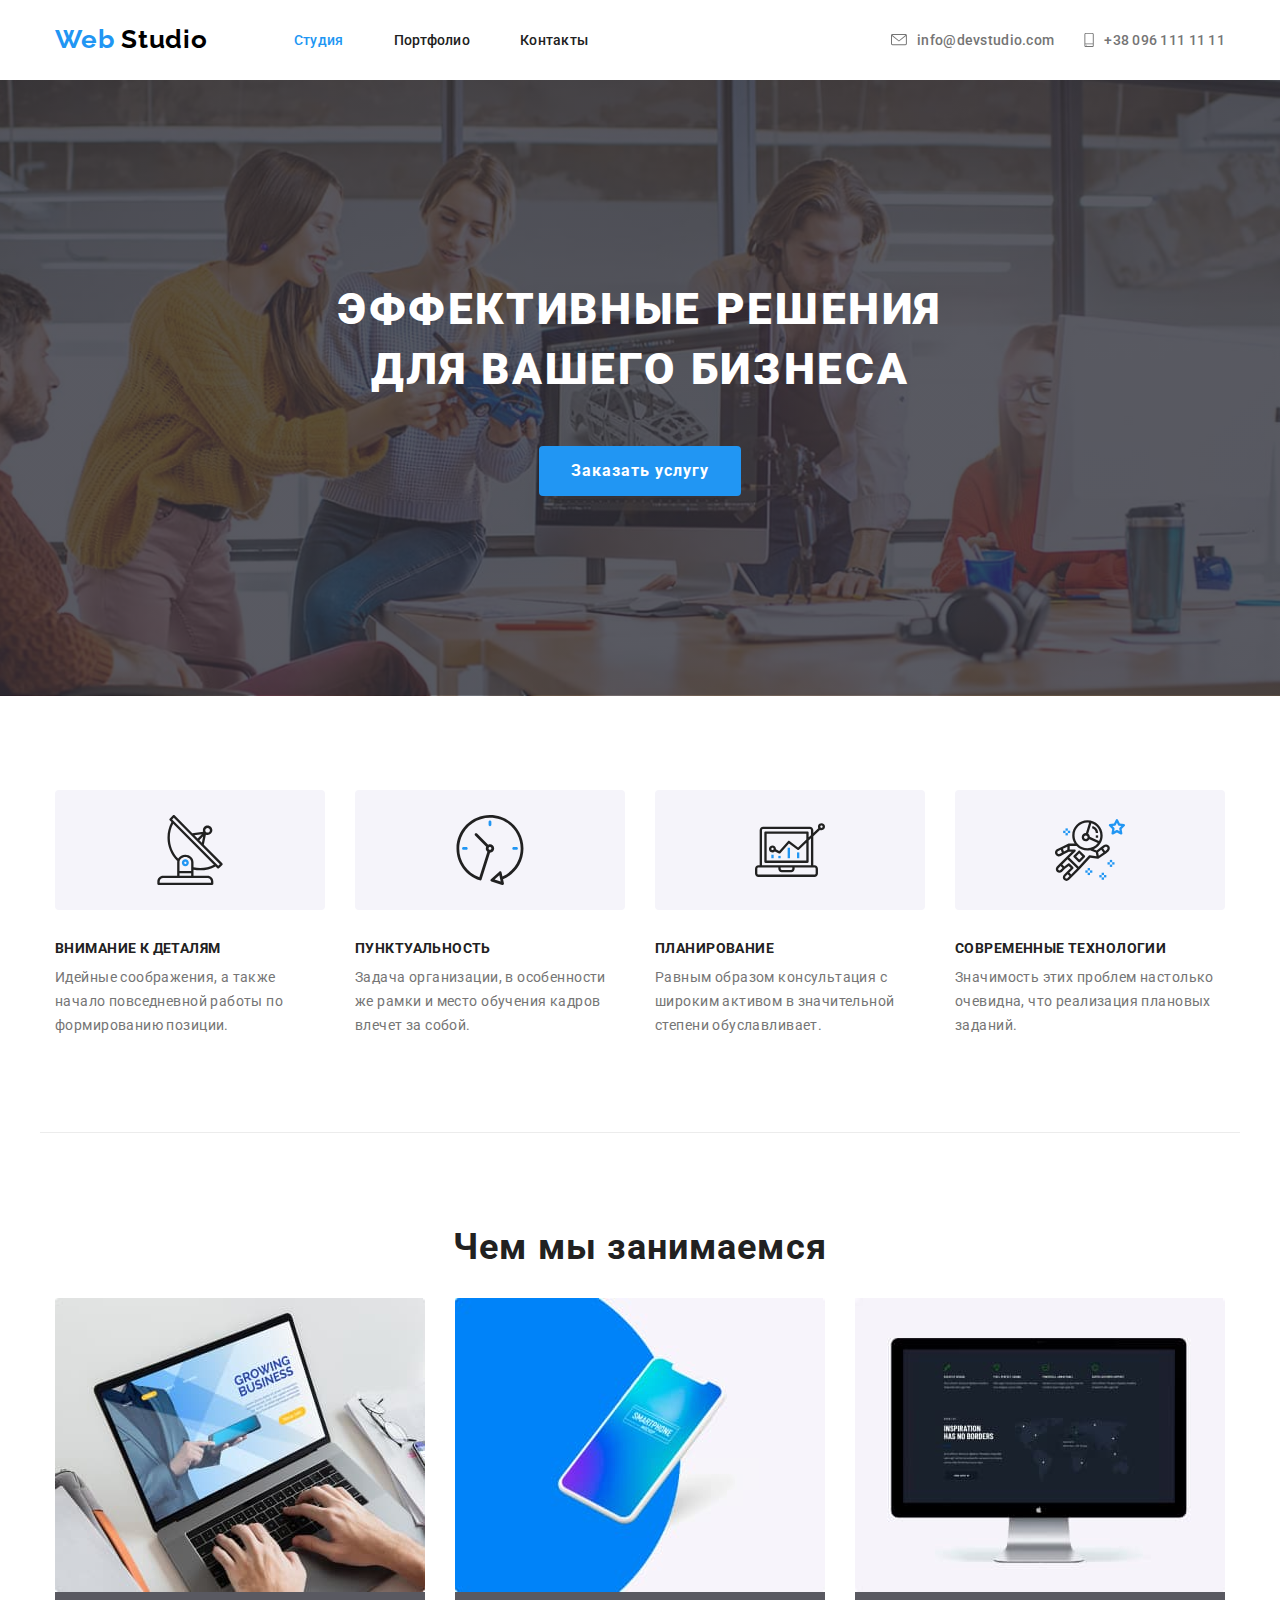
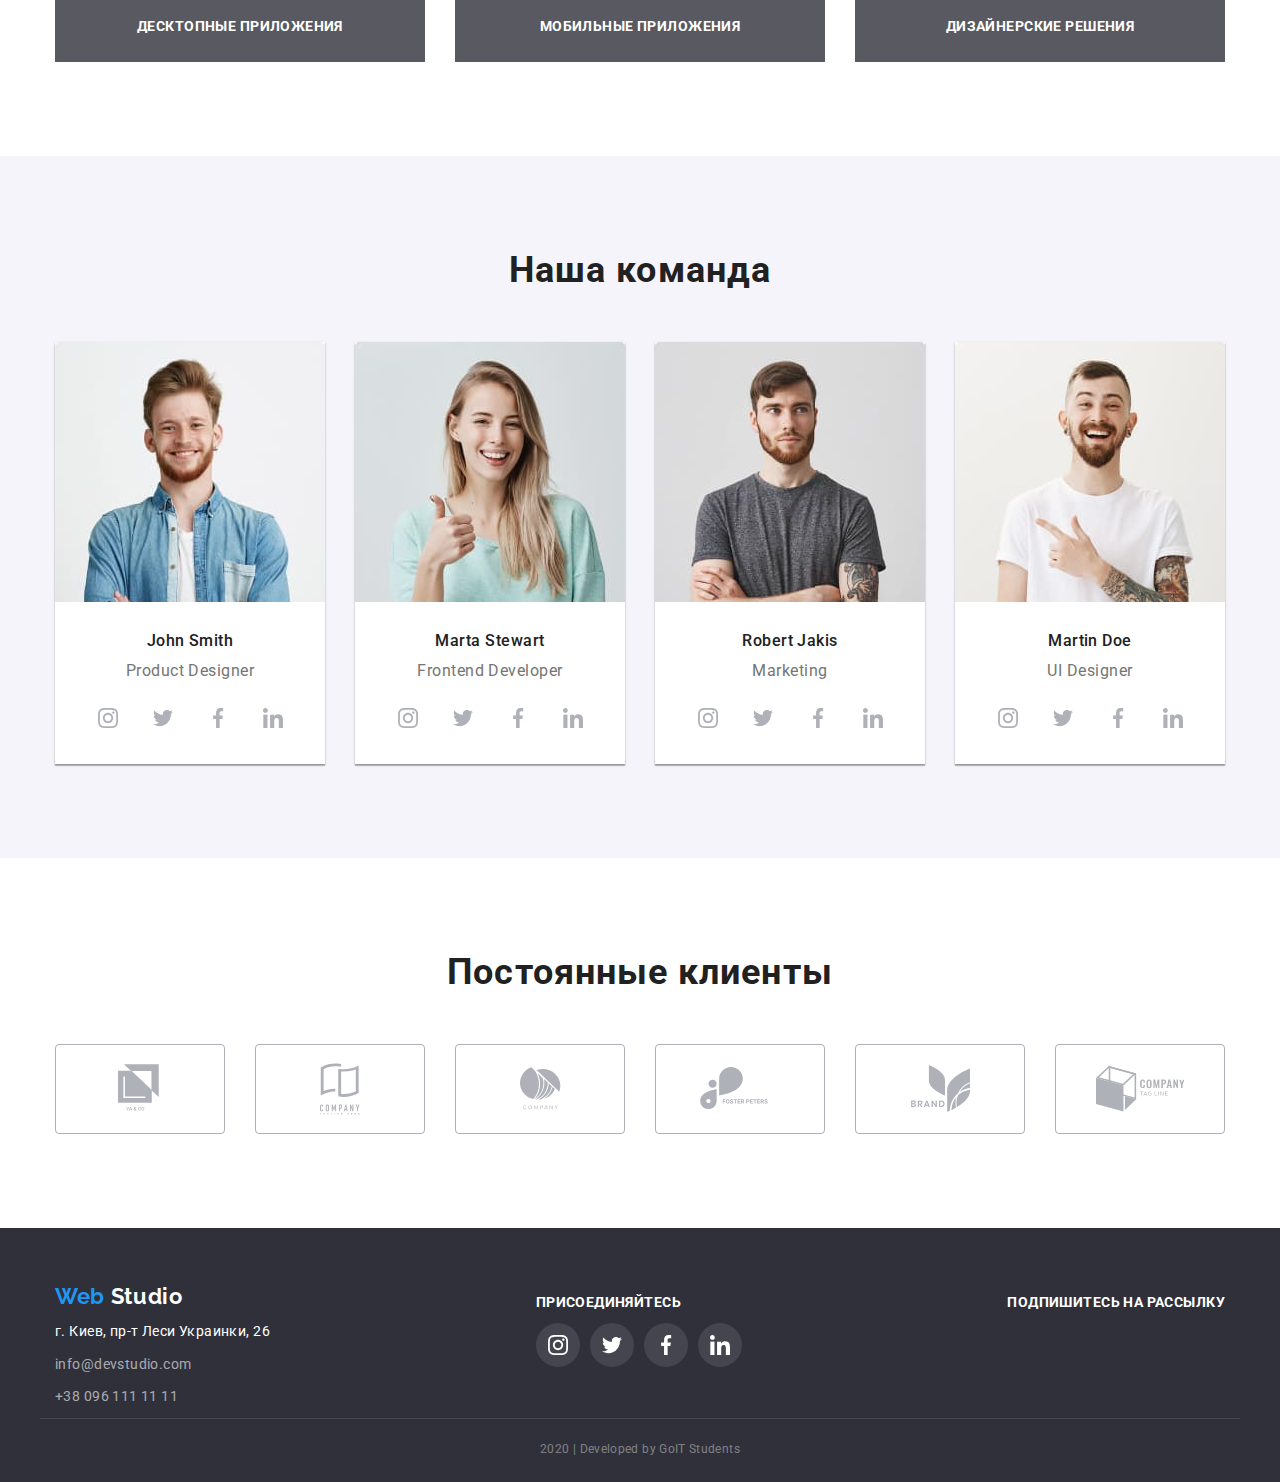
<file: index.html>
<!DOCTYPE html>
<html lang="ru">
  <head>
    <meta charset="UTF-8" />
    <meta name="viewport" content="width=device-width, initial-scale=1.0" />
    <title>Document</title>
    <link
      href="https://fonts.googleapis.com/css?family=Raleway:700|Roboto:400,500,700,900&display=swap"
      rel="stylesheet"
    />
    <link
      rel="stylesheet"
      href="https://cdnjs.cloudflare.com/ajax/libs/modern-normalize/0.6.0/modern-normalize.min.css"
    />
    <link rel="stylesheet" href="./css/style.css" />
  </head>
  <body>
    <header class="page-header">
      <div class="continer site-nav">
        <nav class="site-nav">
          <a href="" class="logo list"><span class="span">Web</span> Studio</a>
          <ul class="site-nav list">
            <li class="item">
              <a href="./index.html" class="link current list">Студия</a>
            </li>
            <li class="item">
              <a href="./portfolio.html" class="link list">Портфолио</a>
            </li>
            <li class="item"><a href="" class="link list">Контакты</a></li>
          </ul>
        </nav>
        <ul class="mail-nav mail list">
          <li class="item">
            
            <a href="mailto:info@devstudio.com" class="link-mail list"
              ><svg width="16px" height="12px" class="icon-mail">
                <use href="./imeges/symbol-defs.svg#icon-envelope"></use>
              </svg>info@devstudio.com</a
            >
          </li>
          <li class="item link-mail">
            
            <a href="tel:+380961111111" class="link-mail list"
              ><svg width="10px" height="14px" class="icon-mail">
                <use href="./imeges/symbol-defs.svg#icon-smartphone"></use>
              </svg>+38 096 111 11 11</a
            >
          </li>
        </ul>
      </div>
    </header>
    <main>
      <!--герой-->
      <section class="hero">
        <h1 class="title">
          эффективные решения<br />
          для вашего бизнеса
        </h1>
        <a href="" class="button list">Заказать услугу</a>
      </section>
      <!--особенности-->
      <section class="section-features continer">
        <h2 class="visually-hidden">особенности компании</h2>
        <ul class="list features-card">
          <li class="icon">
            <div class="icon-features">
              <svg width="70px" height="70px">
                <use href="./imeges/symbol-defs.svg#icon-antenna"></use>
              </svg>
            </div>
            <h3 class="subtitle">Внимание к деталям</h3>
            <p class="text">
              Идейные соображения, а также начало повседневной работы по
              формированию позиции.
            </p>
          </li>
          <li class="icon">
            <div class="icon-features">
              <svg width="70px" height="70px">
                <use href="./imeges/symbol-defs.svg#icon-clock"></use>
              </svg>
            </div>
            <h3 class="subtitle">Пунктуальность</h3>
            <p class="text">
              Задача организации, в особенности же рамки и место обучения кадров
              влечет за собой.
            </p>
          </li>
          <li class="icon">
            <div class="icon-features">
              <svg width="70px" height="70px">
                <use href="./imeges/symbol-defs.svg#icon-diagram"></use>
              </svg>
            </div>
            <h3 class="subtitle">Планирование</h3>
            <p class="text">
              Равным образом консультация с широким активом в значительной
              степени обуславливает.
            </p>
          </li>
          <li class="icon">
            <div class="icon-features">
              <svg width="70px" height="70px">
                <use href="./imeges/symbol-defs.svg#icon-astronaut"></use>
              </svg>
            </div>
            <h3 class="subtitle">Современные технологии</h3>
            <p class="text">
              Значимость этих проблем настолько очевидна, что реализация
              плановых заданий.
            </p>
          </li>
        </ul>
      </section>
      <!-- Чем мы занимаемся  -->
      <section class="section-work continer">
        <h2 class="title">Чем мы занимаемся</h2>
        <ul class="work-cards list">
          <li class="card">
            <img
              src="./imeges/notebook.jpg"
              alt="ноутбук из открытым сайтом"
              width="370"
            />
            <h3 class="desc">Десктопные приложения</h3>
          </li>
          <li class="card">
            <img src="./imeges/phone.jpg" alt="смартфон" width="370" />
            <h3 class="desc">Мобильные приложения</h3>
          </li>
          <li class="card">
            <img src="./imeges/desktop.jpg" alt="компютер" width="370" />
            <h3 class="desc">Дизайнерские решения</h3>
          </li>
        </ul>
      </section>
      <!--  Наша команда  -->
      <section class="section-team fone">
        <div class="continer">
          <h2 class="title">Наша команда</h2>
          <ul class="section-team-card list">
            <li class="card">
              <img src="./imeges/photo1.jpg" alt="фотографія" width="270" />
              <div class="team-color-card">
                <h3 class="autor">John Smith</h3>
                <p class="text">Product Designer</p>
                <ul class="social list">
                  <li>
                    <a
                      href=""
                      aria-label="иконка instagtam"
                      class="icon-instagram"
                    >
                      <svg width="20px"; height="20px";>
                        <use href="./imeges/symbol-defs.svg#icon-instagram"</use>
                      </svg>
                    </a>
                  </li>
                  <li>
                    <a
                      href=""
                      aria-label="иконка twitter"
                      class="icon-twitter"
                    ><svg width="20px" ; height="20px" ;>
                      <use href="./imeges/symbol-defs.svg#icon-twitter"</use>
                    </svg></a>
                  </li>
                  <li>
                    <a
                      href=""
                      aria-label="иконка facebook"
                      class="icon-facebook"
                    ><svg width="20px" ; height="20px" ;>
                      <use href="./imeges/symbol-defs.svg#icon-facebook" </use>
                    </svg></a>
                  </li>
                  <li>
                    <a
                      href=""
                      aria-label="иконка linkedin"
                      class="icon-linkedin"
                    ><svg width="20px" ; height="20px" ;>
                      <use href="./imeges/symbol-defs.svg#icon-linkedin" </use>
                    </svg></a>
                  </li>
                </ul>
              </div>
            </li>
            <li class="card">
              <img src="./imeges/photo2.jpg" alt="фотографія" width="270" />
              <div class="team-color-card">
                <h3 class="autor">Marta Stewart</h3>
                <p class="text">Frontend Developer</p>
                <ul class="social list">
                  <li>
                    <a href="" aria-label="иконка instagtam" class="icon-instagram">
                      <svg width="20px" ; height="20px" ;>
                        <use href="./imeges/symbol-defs.svg#icon-instagram" </use>
                      </svg>
                    </a>
                  </li>
                  <li>
                    <a href="" aria-label="иконка twitter" class="icon-twitter"><svg width="20px" ; height="20px" ;>
                        <use href="./imeges/symbol-defs.svg#icon-twitter" </use>
                      </svg></a>
                  </li>
                  <li>
                    <a href="" aria-label="иконка facebook" class="icon-facebook"><svg width="20px" ; height="20px" ;>
                        <use href="./imeges/symbol-defs.svg#icon-facebook" </use>
                      </svg></a>
                  </li>
                  <li>
                    <a href="" aria-label="иконка linkedin" class="icon-linkedin"><svg width="20px" ; height="20px" ;>
                        <use href="./imeges/symbol-defs.svg#icon-linkedin" </use>
                      </svg></a>
                  </li>
                </ul>
              </div>
            </li>
            <li class="card">
              <img src="./imeges/photo3.jpg" alt="фотографія" width="270" />
              <div class="team-color-card">
                <h3 class="autor">Robert Jakis</h3>
                <p class="text">Marketing</p>
                <ul class="social list">
                  <li>
                    <a href="" aria-label="иконка instagtam" class="icon-instagram">
                      <svg width="20px" ; height="20px" ;>
                        <use href="./imeges/symbol-defs.svg#icon-instagram" </use>
                      </svg>
                    </a>
                  </li>
                  <li>
                    <a href="" aria-label="иконка twitter" class="icon-twitter"><svg width="20px" ; height="20px" ;>
                        <use href="./imeges/symbol-defs.svg#icon-twitter" </use>
                      </svg></a>
                  </li>
                  <li>
                    <a href="" aria-label="иконка facebook" class="icon-facebook"><svg width="20px" ; height="20px" ;>
                        <use href="./imeges/symbol-defs.svg#icon-facebook" </use>
                      </svg></a>
                  </li>
                  <li>
                    <a href="" aria-label="иконка linkedin" class="icon-linkedin"><svg width="20px" ; height="20px" ;>
                        <use href="./imeges/symbol-defs.svg#icon-linkedin" </use>
                      </svg></a>
                  </li>
                </ul>
              </div>
            </li>
            <li class="card">
              <img src="./imeges/photo4.jpg" alt="фотографія" width="270" />
              <div class="team-color-card">
                <h3 class="autor">Martin Doe</h3>
                <p class="text">UI Designer</p>
                <ul class="social list">
                  <li>
                    <a href="" aria-label="иконка instagtam" class="icon-instagram">
                      <svg width="20px" ; height="20px" ;>
                        <use href="./imeges/symbol-defs.svg#icon-instagram" </use>
                      </svg>
                    </a>
                  </li>
                  <li>
                    <a href="" aria-label="иконка twitter" class="icon-twitter"><svg width="20px" ; height="20px" ;>
                        <use href="./imeges/symbol-defs.svg#icon-twitter" </use>
                      </svg></a>
                  </li>
                  <li>
                    <a href="" aria-label="иконка facebook" class="icon-facebook"><svg width="20px" ; height="20px" ;>
                        <use href="./imeges/symbol-defs.svg#icon-facebook" </use>
                      </svg></a>
                  </li>
                  <li>
                    <a href="" aria-label="иконка linkedin" class="icon-linkedin"><svg width="20px" ; height="20px" ;>
                        <use href="./imeges/symbol-defs.svg#icon-linkedin" </use>
                      </svg></a>
                  </li>
                </ul>
              </div>
            </li>
          </ul>
        </div>
      </section>
      <!--  партнери-->
      <section class="section-partners continer">
        <h2 class="title">Постоянные клиенты</h2>
        <ul class="section-partners-icon list">
          <li class="icon">
            <a href="" class="icon-logo">
              <svg  width="45" height="50">
              <use href="./imeges/symbol-defs.svg#icon-logo1"></use>
            </svg></a>
          </li>
          <li class="icon">
            <a href="" class="icon-logo">
              <svg width="40" height="52">
                <use href="./imeges/symbol-defs.svg#icon-logo2"></use>
              </svg></a>
          </li>
          <li class="icon">
            <a href="" class="icon-logo">
              <svg width="41" height="43">
                <use href="./imeges/symbol-defs.svg#icon-logo3"></use>
              </svg></a>
          </li>
          <li class="icon">
            <a href="" class="icon-logo">
              <svg width="83" height="43">
                <use href="./imeges/symbol-defs.svg#icon-logo4"></use>
              </svg></a>
          </li>
          <li class="icon">
            <a href="" class="icon-logo">
              <svg  width="59" height="47">
                <use href="./imeges/symbol-defs.svg#icon-logo5"></use>
              </svg></a>
          </li>
          <li class="icon">
            <a href="" class="icon-logo" >
              <svg  width="89" height="46">
                <use href="./imeges/symbol-defs.svg#icon-logo6"></use>
              </svg></a>              
          </li>          
        </ul>               
      </section>
    </main>

    <!--подвал-->
    <footer class="bg">
      <div class="continer footer-t">
        <address class="address list footer-list">
          <a href="" class="logo list footer logo-footer"
            ><span class="span">Web</span> Studio</a
          >
          <p class="text">г. Киев, пр-т Леси Украинки, 26</p>
          <a href="mailto:info@devstudio.com" class="mail list"
            >info@devstudio.com</a
          >
          <a href="tel:+380961111111" class="mail list">+38 096 111 11 11</a>
        </address>
        <div class="footer footer-list">
          <h2 class="title">присоединяйтесь</h2>
          <ul class="icon-footer-social list">
            <li class="social-footer">
              <a href="" aria-label="иконка instagtam" class="icon-footer">
                <svg width="20px" ; height="20px" ;>
                  <use href="./imeges/symbol-defs.svg#icon-instagram" </use>
                </svg>
              </a>
            </li>
            <li class="social-footer" >
              <a href="" aria-label="иконка instagtam" class="icon-footer">
                <svg width="20px" ; height="20px" ;>
                  <use href="./imeges/symbol-defs.svg#icon-twitter" </use>
                </svg>
              </a>
            </li>
            <li class="social-footer">
              <a href="" aria-label="иконка instagtam" class="icon-footer">
                <svg width="20px" ; height="20px" ;>
                  <use href="./imeges/symbol-defs.svg#icon-facebook" </use>
                </svg>
              </a>
            </li>
            <li class="social-footer">
              <a href="" aria-label="иконка instagtam" class="icon-footer">
                <svg width="20px" ; height="20px" ;>
                  <use href="./imeges/symbol-defs.svg#icon-linkedin" </use>
                </svg>
              </a>
            </li>
          </ul>
        </div>
        <div class="footer footer-list">
          <h2 class="title">Подпишитесь на рассылку</h2>
          <!-- <a href="" class="button list">Подписаться</a> -->
        </div>
      </div>
      <p class="continer copiraite">2020 | Developed by GoIT Students</p>
    </footer>
  </body>
</html>
</file>
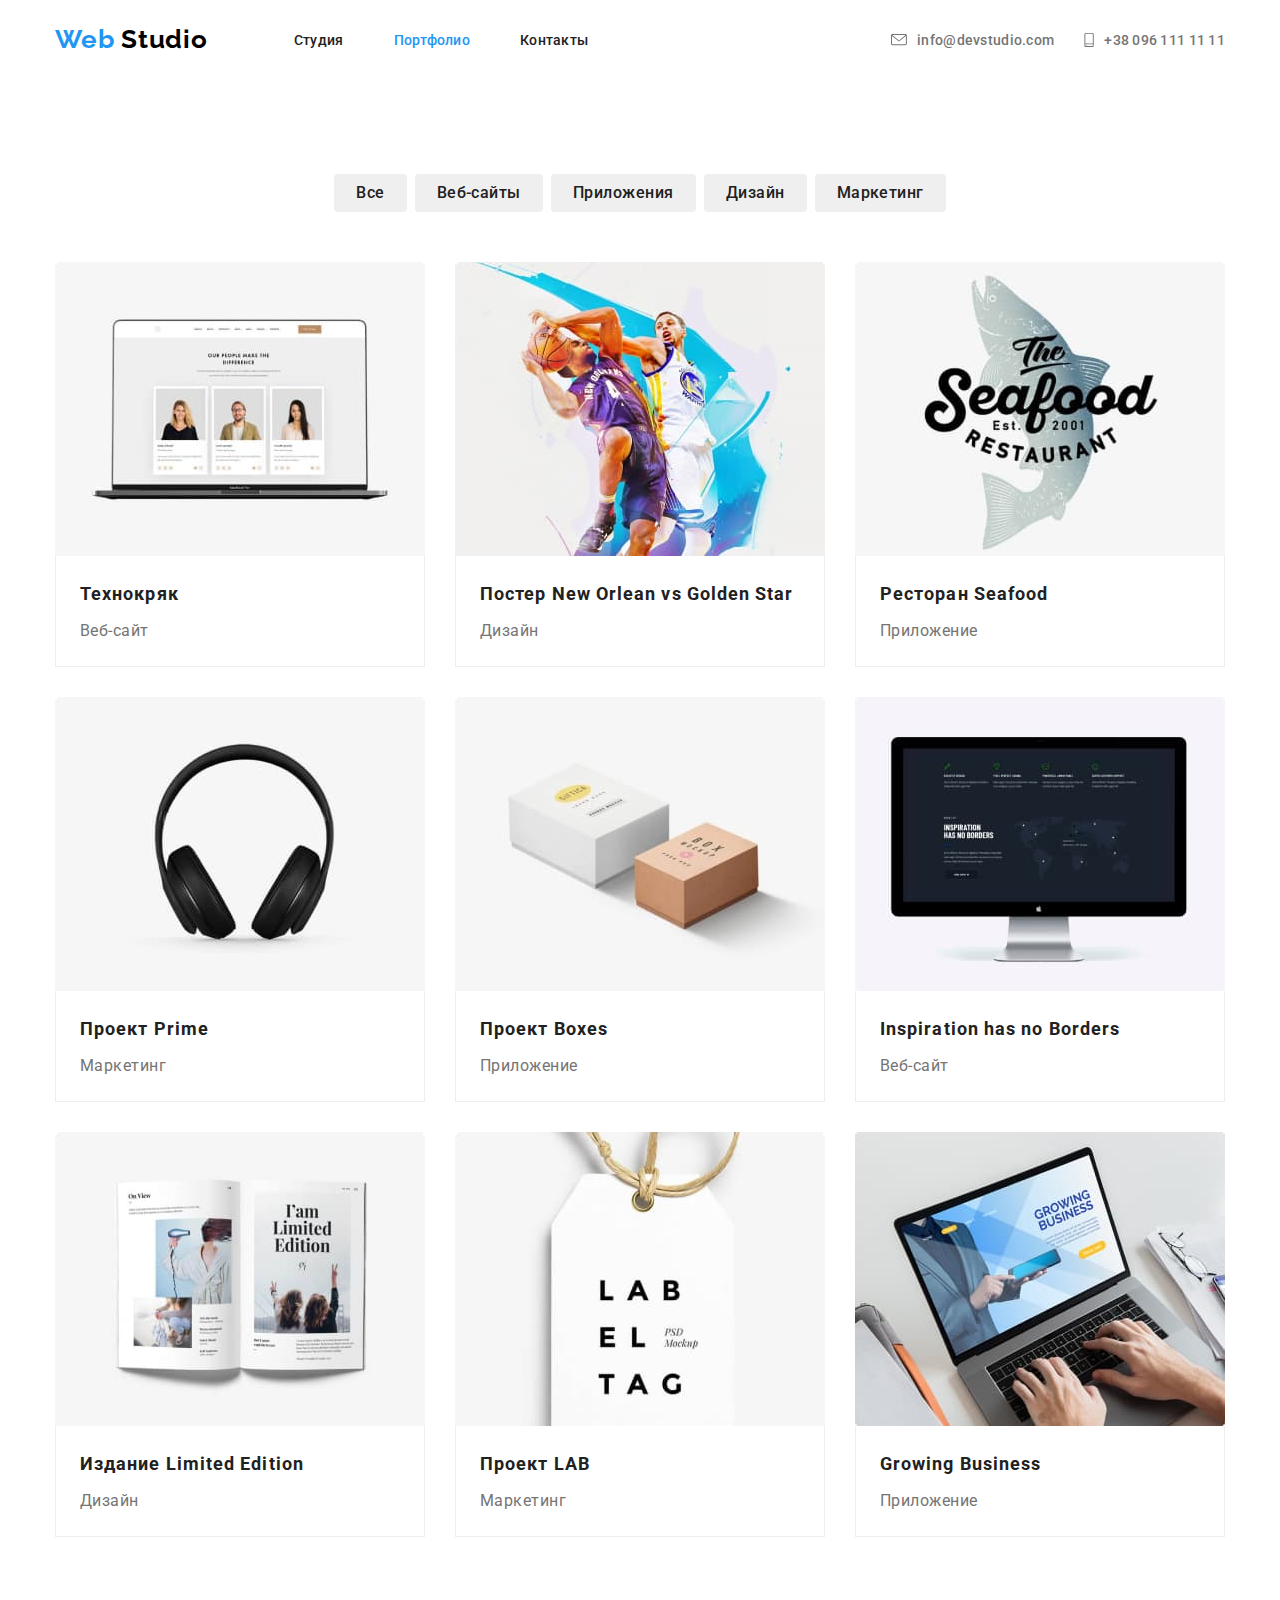
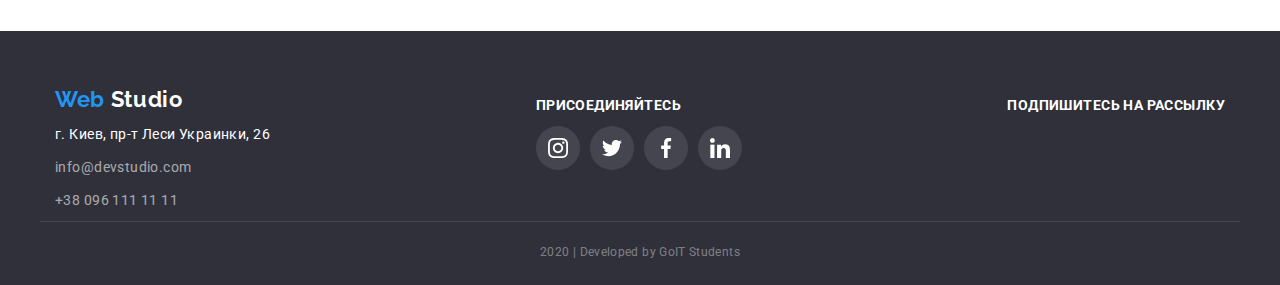
<file: portfolio.html>
<!DOCTYPE html>
<html lang="ru">
  <head>
    <meta charset="UTF-8" />
    <meta name="viewport" content="width=device-width, initial-scale=1.0" />
    <title>Document</title>
    <link
      href="https://fonts.googleapis.com/css?family=Raleway:700|Roboto:400,500,700,900&display=swap"
      rel="stylesheet"
    />
    <link
      rel="stylesheet"
      href="https://cdnjs.cloudflare.com/ajax/libs/modern-normalize/0.6.0/modern-normalize.min.css"
    />
    <link rel="stylesheet" href="./css/style.css" />
  </head>
  <body>
    <header class="page-header">
      <div class="continer site-nav">
        <nav class="site-nav">
          <a href="" class="logo list"><span class="span">Web</span> Studio</a>
          <ul class="site-nav list">
            <li class="item">
              <a href="./index.html" class="link list">Студия</a>
            </li>
            <li class="item">
              <a href="./portfolio.html" class="link current list">Портфолио</a>
            </li>
            <li class="item"><a href="" class="link list">Контакты</a></li>
          </ul>
        </nav>
        <ul class="mail-nav mail list">
          <li class="item">
        
            <a href="mailto:info@devstudio.com" class="link-mail list"><svg width="16px" height="12px" class="icon-mail">
                <use href="./imeges/symbol-defs.svg#icon-envelope"></use>
              </svg>info@devstudio.com</a>
          </li>
          <li class="item link-mail">
        
            <a href="tel:+380961111111" class="link-mail list"><svg width="10px" height="14px" class="icon-mail">
                <use href="./imeges/symbol-defs.svg#icon-smartphone"></use>
              </svg>+38 096 111 11 11</a>
          </li>
        </ul>
      </div>
    </header>
    <!-- portfolio -->
    <main>
      <section class="continer">
        <!-- list of categories -->
        <ul class="list button-items">
          <li class="items">
            <button class="button list">Все</button>
          </li>
          <li class="items">
            <button class="button">Веб-сайты</button>
          </li>
          <li class="items">
            <button class="button">Приложения</button>
          </li>
          <li class="items">
            <button class="button">Дизайн</button>
          </li>
          <li class="items">
            <button class="button">Маркетинг</button>
          </li>
        </ul>

        <!-- cards -->
        <ul class="items list items-card">
          <li class="element">
            <a href="" class="list"
              ><img
                src="./imeges/notebook2.jpg"
                alt="ноутбук из открытым браузером"
              />
              <div class="items-color">
                <h3 class="title">Технокряк</h3>
                <p class="text">Веб-сайт</p>
                <!-- <p class="text-text">
                Технокряк это современная площадка распространения коронавируса.
                Компании используют эту платформу для цифрового шпионажа и атак
                на защищённые сервера конкурентов.
                </p> -->
              </div>
            </a>
          </li>
          <li class="element">
            <a href="" class="list">
              <img src="./imeges/poster.jpg" alt="игроки играют в басткетбол" />
              <div class="items-color">
                <h3 class="title">Постер New Orlean vs Golden Star</h3>
                <p class="text">Дизайн</p>
                <!-- <p class="text-text">
                Технокряк это современная площадка распространения коронавируса.
                Компании используют эту платформу для цифрового шпионажа и атак
                на защищённые сервера конкурентов.
                </p> -->
              </div>
            </a>
          </li>
          <li class="element">
            <a href="" class="list">
              <img src="./imeges/app.jpg" alt="логотип ресторана" />
              <div class="items-color">
                <h3 class="title">Ресторан Seafood</h3>
                <p class="text">Приложение</p>
                <!-- <p class="text-text">
                Технокряк это современная площадка распространения коронавируса.
                Компании используют эту платформу для цифрового шпионажа и атак
                на защищённые сервера конкурентов.
                </p> -->
              </div>
            </a>
          </li>
          <li class="element">
            <a href="" class="list"
              ><img src="./imeges/headphone.jpg" alt="наушкники" />
              <div class="items-color">
                <h3 class="title">Проект Prime</h3>
                <p class="text">Маркетинг</p>
                <!-- <p class="text-text">
                Технокряк это современная площадка распространения коронавируса.
                Компании используют эту платформу для цифрового шпионажа и атак
                на защищённые сервера конкурентов.
                </p> -->
              </div>
            </a>
          </li>
          <li class="element">
            <a href="" class="list"
              ><img src="./imeges/vizitka.jpg" alt="стопка визиток" />
              <div class="items-color">
                <h3 class="title">Проект Boxes</h3>
                <p class="text">Приложение</p>
                <!-- <p class="text-text">
                  Технокряк это современная площадка распространения коронавируса.
                  Компании используют эту платформу для цифрового шпионажа и атак
                  на защищённые сервера конкурентов.
                </p> -->
              </div>
            </a>
          </li>
          <li class="element">
            <a href="" class="list"
              ><img
                src="./imeges/desktop.jpg"
                alt="монитор из открытым браузером"
              />
              <div class="items-color">
                <h3 class="title">Inspiration has no Borders</h3>
                <p class="text">Веб-сайт</p>
                <!-- <p class="text-text">
                  Технокряк это современная площадка распространения коронавируса.
                  Компании используют эту платформу для цифрового шпионажа и атак
                  на защищённые сервера конкурентов.
                </p> -->
              </div>
            </a>
          </li>
          <li class="element">
            <a href="" class="list"
              ><img src="./imeges/magazin.jpg" alt="окрытый журнал" />
              <div class="items-color">
                <h3 class="title">Издание Limited Edition</h3>
                <p class="text">Дизайн</p>
                <!-- <p class="text-text">
                  Технокряк это современная площадка распространения коронавируса.
                  Компании используют эту платформу для цифрового шпионажа и атак
                  на защищённые сервера конкурентов.
                </p> -->
              </div>
            </a>
          </li>
          <li class="element">
            <a href="" class="list"
              ><img src="./imeges/label.jpg" alt="ярлык з названием компании" />
              <div class="items-color">
                <h3 class="title">Проект LAB</h3>
                <p class="text">Маркетинг</p>
                <!-- <p class="text-text">
                 Технокряк это современная площадка распространения коронавируса.
                 Компании используют эту платформу для цифрового шпионажа и атак
                 на защищённые сервера конкурентов.
                </p> -->
              </div>
            </a>
          </li>
          <li class="element">
            <a href="" class="list"
              ><img
                src="./imeges/notebook.jpg"
                alt="ноутбук из окрытым приложениям"
              />
              <div class="items-color">
                <h3 class="title">Growing Business</h3>
                <p class="text">Приложение</p>
                <!-- <p class="text-text">
                 Технокряк это современная площадка распространения коронавируса.
                 Компании используют эту платформу для цифрового шпионажа и атак
                 на защищённые сервера конкурентов.
                </p> -->
              </div>
            </a>
          </li>
        </ul>
      </section>
    </main>

    <!--подвал-->
    <footer class="bg">
      <div class="continer footer-t">
        <address class="address list footer-list">
          <a href="" class="logo list footer logo-footer"><span class="span">Web</span> Studio</a>
          <p class="text">г. Киев, пр-т Леси Украинки, 26</p>
          <a href="mailto:info@devstudio.com" class="mail list">info@devstudio.com</a>
          <a href="tel:+380961111111" class="mail list">+38 096 111 11 11</a>
        </address>
        <div class="footer footer-list">
          <h2 class="title">присоединяйтесь</h2>
          <ul class="icon-footer-social list">
            <li class="social-footer">
              <a href="" aria-label="иконка instagtam" class="icon-footer">
                <svg width="20px" ; height="20px" ;>
                  <use href="./imeges/symbol-defs.svg#icon-instagram" </use>
                </svg>
              </a>
            </li>
            <li class="social-footer">
              <a href="" aria-label="иконка instagtam" class="icon-footer">
                <svg width="20px" ; height="20px" ;>
                  <use href="./imeges/symbol-defs.svg#icon-twitter" </use>
                </svg>
              </a>
            </li>
            <li class="social-footer">
              <a href="" aria-label="иконка instagtam" class="icon-footer">
                <svg width="20px" ; height="20px" ;>
                  <use href="./imeges/symbol-defs.svg#icon-facebook" </use>
                </svg>
              </a>
            </li>
            <li class="social-footer">
              <a href="" aria-label="иконка instagtam" class="icon-footer">
                <svg width="20px" ; height="20px" ;>
                  <use href="./imeges/symbol-defs.svg#icon-linkedin" </use>
                </svg>
              </a>
            </li>
          </ul>
        </div>
        <div class="footer footer-list">
          <h2 class="title">Подпишитесь на рассылку</h2>
          <!-- <a href="" class="button list">Подписаться</a> -->
        </div>
      </div>
      <p class="continer copiraite">2020 | Developed by GoIT Students</p>
    </footer>
  </body>
</html>
</file>
<file: css/style.css>
:root {
  --primery-text-color: #757575;
  --title-text-color: #212121;
  --accent-color: #2196f3;
  --button: #ffffff;
}
html {
  box-sizing: border-box;
}

*,
*::before,
*::after {
  box-sizing: inherit;
}

body {
  color: var(--primery-text-color);
  font-family: Roboto, sans-serif;
}
img {
  display: block;
}

ul {
  margin: 0;
  padding: 0;
}

.visually-hidden {
  position: absolute;
  width: 1px;
  height: 1px;
  margin: -1px;
  padding: 0;
  overflow: hidden;
  border: 0;
  clip: rect(0 0 0 0);
}

.page-header {
}

.continer {
  width: 1200px;
  margin: auto;
  padding-left: 15px;
  padding-right: 15px;
}

.list {
  list-style: none;
  text-decoration: none;
}

.logo {
  margin-right: 86px;
  color: black;
  font-family: Raleway, sans-serif;
  font-style: normal;
  font-weight: bold;
  font-size: 26px;
  line-height: 1.2;
  letter-spacing: 0.03em;
}

.span {
  color: var(--accent-color);
}

.site-nav {
  display: flex;
  align-items: center;
}

.site-nav .item + .item {
  margin-left: 50px;
}

.site-nav .link {
  display: block;
  padding-top: 32px;
  padding-bottom: 32px;

  color: var(--title-text-color);
  font-style: normal;
  font-weight: 500;
  font-size: 14px;
  line-height: 1.15;
  letter-spacing: 0.02em;
}

.site-nav .link:hover,
.site-nav .link:focus {
  color: var(--accent-color);
}

.site-nav .link.current {
  color: var(--accent-color);
}

.mail-nav {
  display: flex;
  margin-left: auto;
  align-items: center;
  justify-content: center;
}

.mail-nav .item + .item {
  margin-left: 30px;
}

.mail-nav .link-mail {
  display: flex;
  color: var(--primery-text-color);
  font-style: normal;
  font-weight: 500;
  font-size: 14px;
  line-height: 1.15;
  letter-spacing: 0.02em;
  align-items: center;
}

.mail-nav .link-mail:hover,
.mail-nav .link-mail:focus {
  color: var(--accent-color);
}

.icon-mail {
  fill: currentColor;
  margin-right: 10px;
}

/*  */

.hero {
  background-image: linear-gradient(
      rgba(47, 48, 58, 0.8),
      rgba(47, 48, 58, 0.8)
    ),
    url(../imeges/hero.jpg);
  max-width: 1600px;
  background-size: cover;
  background-position: center;
  padding-top: 200px;
  padding-bottom: 200px;
  text-align: center;
  margin-left: auto;
  margin-right: auto;
}

.hero .title {
  /* background-color: var(--accent-color); */
  color: white;
  font-style: normal;
  font-weight: 900;
  font-size: 44px;
  line-height: 1.36;
  text-align: center;
  letter-spacing: 0.06em;
  margin-top: 0;
  margin-bottom: 46px;
  text-transform: uppercase;
}

.hero .button {
  display: inline-block;
  border-radius: 4px;
  padding: 10px 32px;
  min-width: 200px;
  height: 50px;

  background-color: var(--accent-color);
  color: var(--button);
  font-style: normal;
  font-weight: bold;
  font-size: 16px;
  line-height: 1.87;
  align-items: center;
  text-align: center;
  letter-spacing: 0.06em;
}
/* секция особености */
.section-features .title {
  color: var(--title-text-color);
  margin: 0;
  text-align: center;
}
.section-features {
  padding-top: 94px;
  padding-bottom: 94px;
}

.features-card {
  display: flex;
}

.icon-features {
  width: 270px;
  height: 120px;
  background-color: #f5f4fa;
  border-radius: 4px;
  text-align: center;
  padding-left: 100px;
  padding-right: 100px;
  padding-top: 25px;
  padding-bottom: 25px;
  margin-bottom: 30px;
}

.features-card .icon + .icon {
  margin-left: 30px;
}

.section-features .subtitle {
  margin-top: 0px;
  margin-bottom: 10px;

  color: var(--title-text-color);
  font-style: normal;
  font-weight: bold;
  font-size: 14px;
  line-height: 1.15;
  letter-spacing: 0.03em;
  text-transform: uppercase;
}

.section-features .text {
  margin: 0;

  font-style: normal;
  font-weight: normal;
  font-size: 14px;
  line-height: 1.71;
  letter-spacing: 0.03em;
}

/* секция чем мы занимаемся */
.section-work {
  border-top: 1px solid #ececec;
  padding-top: 94px;
  padding-bottom: 94px;
}

.section-work .title {
  margin-top: 0;
  margin-bottom: 50;
  color: var(--title-text-color);
  font-style: normal;
  font-weight: bold;
  font-size: 36px;
  line-height: 1.16;
  text-align: center;
  letter-spacing: 0.03em;
}

.work-cards {
  display: flex;
}

.work-cards .card + .card {
  margin-left: 30px;
}

.section-work .subtitle {
  color: var(--title-text-color);
}

.section-work .desc {
  margin: 0;
  width: 370px;
  height: 70px;
  padding-top: 27px;
  padding-bottom: 27px;
  background-color: rgba(47, 48, 58, 0.8);
  color: var(--button);
  font-style: normal;
  font-weight: bold;
  font-size: 14px;
  line-height: 1.14;
  text-align: center;
  letter-spacing: 0.03em;
  text-transform: uppercase;
}

/* секция наша команда */

.section-team.fone {
  background-color: #f5f4fa;
  padding-top: 94px;
  padding-bottom: 94px;
}

.section-team .title {
  margin-top: 0;
  margin-bottom: 50px;

  color: var(--title-text-color);
  font-style: normal;
  font-weight: bold;
  font-size: 36px;
  line-height: 1.16;
  text-align: center;
  letter-spacing: 0.03em;
}

.section-team-card {
  display: flex;
}

.team-color-card {
  background-color: var(--button);
  width: 270px;

  padding-top: 30px;
  padding-bottom: 24px;
}

.section-team-card .card {
  /* overflow: hidden; */
  box-shadow: 0px 2px 1px rgba(0, 0, 0, 0.2), 0px 1px 1px rgba(0, 0, 0, 0.14),
    0px 1px 3px rgba(0, 0, 0, 0.12);
  /* border-radius: 4px; */
}

.section-team-card .card + .card {
  margin-left: 30px;
}

.section-team .autor {
  margin-top: 0;
  margin-bottom: 10px;
  color: var(--title-text-color);
  font-style: normal;
  font-weight: 500;
  font-size: 16px;
  line-height: 1.18;
  text-align: center;
  letter-spacing: 0.03em;
}

.section-team .social {
  display: flex;
  justify-content: center;
}

.icon-instagram {
  display: block;
  width: 44px;
  height: 44px;
  border-radius: 50%;
  padding: 12px;
  fill: #afb1b8;
}

.icon-instagram:hover {
  background-color: var(--accent-color);
  fill: var(--button);
}

.icon-twitter {
  display: block;
  width: 44px;
  height: 44px;
  border-radius: 50%;
  fill: #afb1b8;
  padding: 12px;
  margin-left: 11px;
}

.icon-twitter:hover {
  background-color: var(--accent-color);
  fill: var(--button);
}

.icon-facebook {
  display: block;
  width: 44px;
  height: 44px;
  border-radius: 50%;
  padding: 12px;
  fill: #afb1b8;

  margin-left: 11px;
}

.icon-facebook:hover {
  background-color: var(--accent-color);
  fill: var(--button);
}

.icon-linkedin {
  display: block;
  width: 44px;
  height: 44px;
  border-radius: 50%;
  padding: 12px;
  fill: #afb1b8;

  margin-left: 11px;
}

.icon-linkedin:hover {
  background-color: var(--accent-color);
  fill: var(--button);
}

.section-team .text {
  margin-top: 0;
  font-style: normal;
  font-weight: normal;
  font-size: 16px;
  line-height: 19px;
  text-align: center;
  letter-spacing: 0.03em;
}

/* секция партнеры */
.section-partners {
  padding-top: 94px;
  padding-bottom: 94px;
}
.section-partners .title {
  margin-top: 0;
  margin-bottom: 50px;
  color: var(--title-text-color);
  font-style: normal;
  font-weight: bold;
  font-size: 36px;
  line-height: 1.16;
  text-align: center;
  letter-spacing: 0.03em;
}

.section-partners-icon {
  display: flex;
  justify-content: center;
}

.section-partners-icon .icon {
}

.section-partners-icon .icon + .icon {
  margin-left: 30px;
}

.icon-logo {
  display: flex;
  border: 1px solid #afb1b8;
  border-radius: 4px;
  min-width: 170px;
  height: 90px;
  justify-content: center;
  align-items: center;
  fill: #afb1b8;
}

.icon-logo:hover {
  fill: var(--accent-color);
  border: 1px solid var(--accent-color);
}

/* подвал */
.logo-footer {
  font-style: normal;
  font-weight: bold;
  font-size: 22px;
  line-height: 1.18;
  letter-spacing: 0.03em;
  padding-bottom: 10px;
}
.footer-t {
  display: flex;
  justify-content: space-between;
}

.footer-list {
  display: flex;
  flex-direction: column;
}

.footer {
  color: var(--button);
}

.adress {
  display: flex;
}

.icon-footer-social {
  display: flex;
}

.social-footer + .social-footer {
  margin-left: 10px;
}

.icon-footer {
  margin: 0px;
  display: flex;
  align-items: center;
  justify-content: center;
  width: 44px;
  height: 44px;
  background-color: rgba(255, 255, 255, 0.1);
  border-radius: 50%;
  fill: white;
}

.icon-footer:hover {
  background-color: var(--accent-color);
}

.address .text {
  margin: 0px;
  padding-bottom: 9px;
  color: var(--button);
  font-style: normal;
  font-weight: normal;
  font-size: 14px;
  line-height: 1.71;
  letter-spacing: 0.03em;
}

.address .mail {
  padding-bottom: 9px;
  color: rgba(255, 255, 255, 0.6);
  font-style: normal;
  font-weight: normal;
  font-size: 14px;
  line-height: 1.71;
  letter-spacing: 0.03em;
}

.footer .button {
  display: inline-block;
  background-color: var(--accent-color);
  color: var(--button);
  font-style: normal;
  font-weight: 900;
  font-size: 16px;
  line-height: 1.87;
  align-items: center;
  text-align: center;
  letter-spacing: 0.06em;
}

.footer .title {
  color: var(--button);
  font-style: normal;
  font-weight: bold;
  font-size: 14px;
  line-height: 1.14;
  letter-spacing: 0.03em;
  text-transform: uppercase;
}

.copiraite {
  padding-top: 18px;
  padding-bottom: 21px;
  border-top: 1px solid rgba(255, 255, 255, 0.1);
  color: rgba(255, 255, 255, 0.4);
  font-style: normal;
  font-weight: normal;
  font-size: 12px;
  line-height: 2;
  text-align: center;
  letter-spacing: 0.03em;
}

.items-card {
  display: flex;
  flex-wrap: wrap;
  align-content: center;
  padding-bottom: 94px;
}

.element {
  width: 370px;
  /* border-top-left-radius: 5px;
  border-top-right-radius: 5px;
  overflow: hidden; */
}

.element:not(:nth-child(3n)) {
  margin-right: 30px;
}

.element:not(:nth-last-child(-n + 3)) {
  margin-bottom: 30px;
}

.element:focus,
.element:hover {
  box-shadow: 1px 4px 6px rgba(0, 0, 0, 0.16), 0px 4px 4px rgba(0, 0, 0, 0.06),
    0px 1px 1px rgba(0, 0, 0, 0.12);
  /* border-radius: 5px; */
}

.items-color {
  background-color: white;
  padding-top: 20px;
  padding-bottom: 20px;
  padding-left: 24px;
  padding-right: 24px;
  border-left: 1px solid #eeeeee;
  border-right: 1px solid #eeeeee;
  border-bottom: 1px solid #eeeeee;
  /* border-bottom-left-radius: 5px;
  border-bottom-right-radius: 5px; */
}

.items .title {
  margin-top: 0;
  margin-bottom: 4px;
  color: var(--title-text-color);
  font-style: normal;
  font-weight: bold;
  font-size: 18px;
  line-height: 2;
  letter-spacing: 0.06em;
}

.items .text {
  margin: 0px;
  color: var(--primery-text-color);
  font-style: normal;
  font-weight: normal;
  font-size: 16px;
  line-height: 1.87;
  letter-spacing: 0.03em;
}

.items .text-text {
  margin: 0px;
  padding-left: 24px;
  padding-right: 24px;
  background-color: var(--accent-color);
  color: var(--button);
  font-style: normal;
  font-weight: normal;
  font-size: 18px;
  line-height: 1.56;
  letter-spacing: 0.03em;
}
.button-items {
  display: flex;
  justify-content: center;
  padding-top: 94px;
  margin-bottom: 50px;
}

.button-items .items + .items {
  margin-left: 8px;
}

.button {
  color: var(--title-text-color);
  font-style: normal;
  font-weight: 500;
  font-size: 16px;
  line-height: 1.62;
  text-align: center;
  letter-spacing: 0.03em;
  border-radius: 4px;
  border: 0;
  padding-top: 6px;
  padding-bottom: 6px;
  padding-left: 22px;
  padding-right: 22px;
}

.button:hover,
.button:focus {
  background-color: var(--accent-color);
  color: var(--button);
  box-shadow: 0px 2px 2px rgba(0, 0, 0, 0.12), 0px 1px 2px rgba(0, 0, 0, 0.08),
    0px 3px 1px rgba(0, 0, 0, 0.1);
  outline-width: 0px;
}

/* для підсвідки білого тексту в футері в подальшому заберу */
.bg {
  background-color: #2f303a;
  padding-top: 56px;
}
</file>
